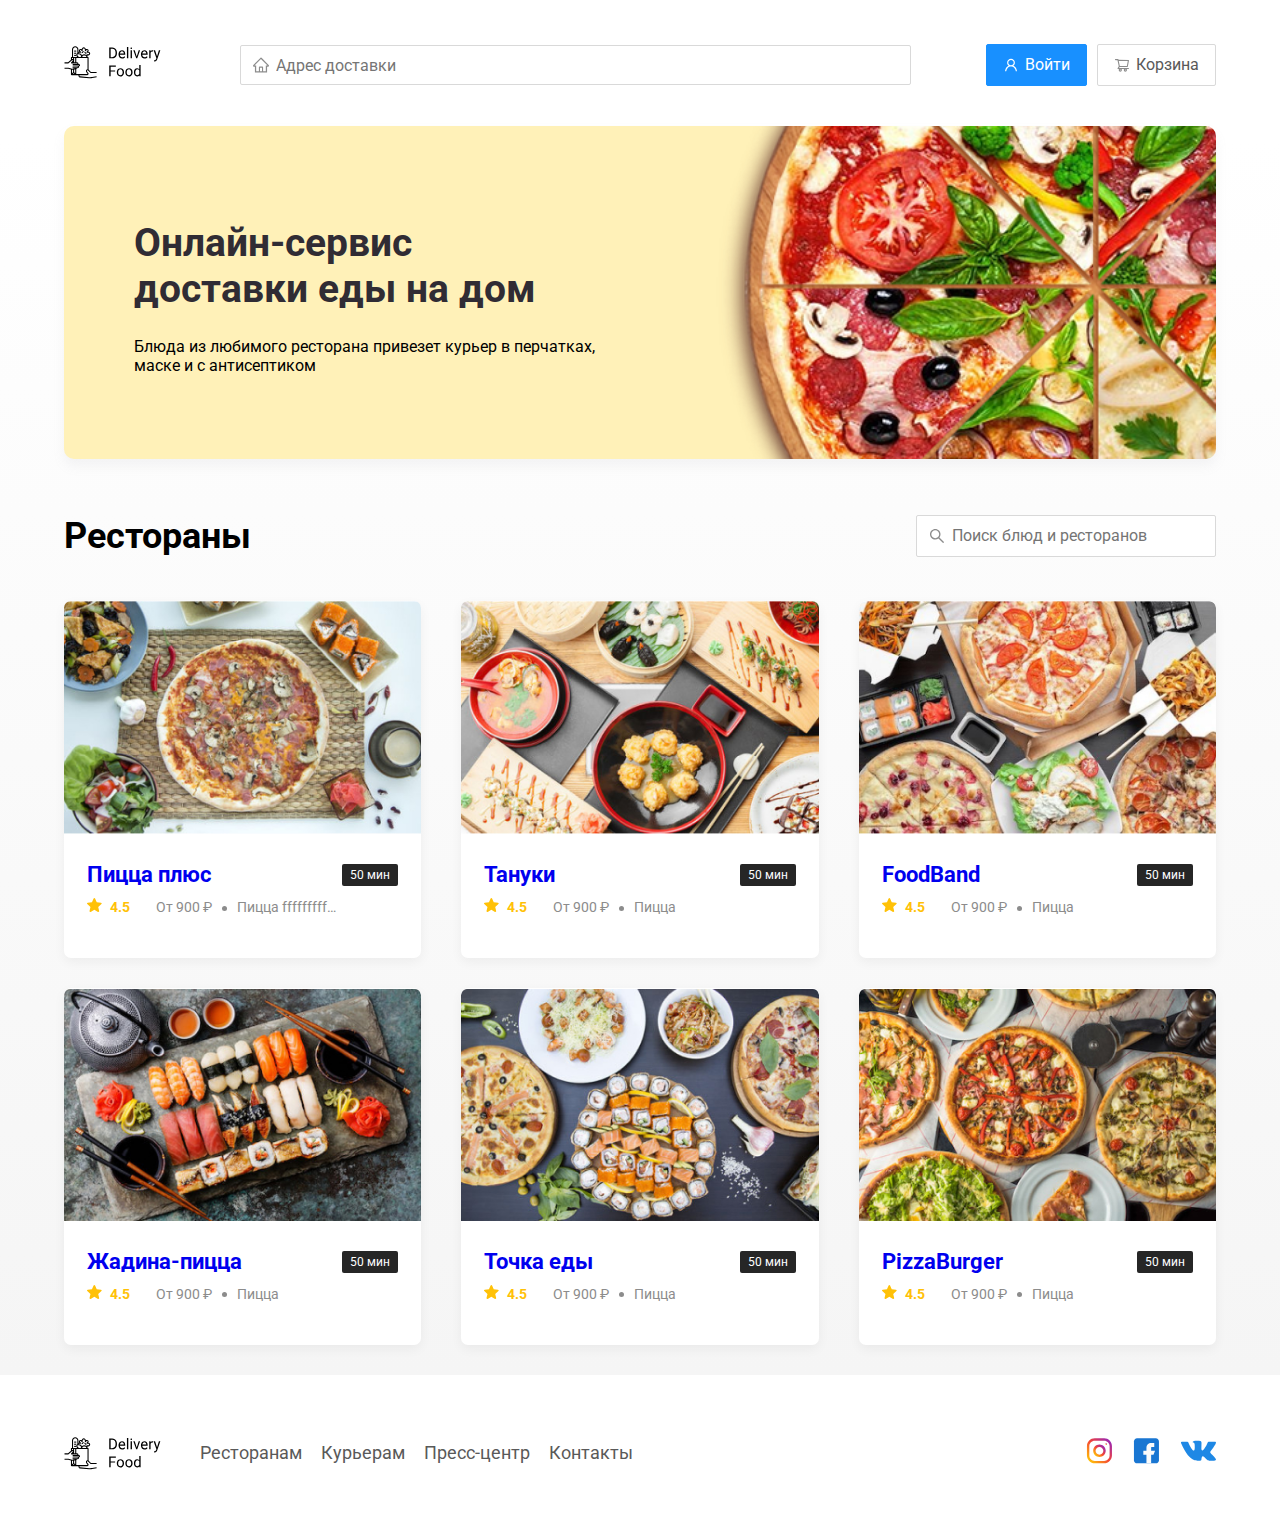
<file: index.html>
<!doctype html>
<html lang="ru">
<head>
 <meta charset="utf-8" >
 <meta http-equiv="X-UA-Compatible" content="IE=edge">
 <meta name="viewport" content="width=device-width, initial-scale=1, maximum-scale=1">
  <meta http-equiv="X-UA-Compatible" content="ie=edge">
  <title>Delivery Food - доставка еды на дом</title>
  <link href="https://fonts.googleapis.com/css?family=Roboto:400,700&display=swap&subset=cyrillic" rel="stylesheet"> 
  <link rel="stylesheet" href="css/normalize.css">
  <link rel="stylesheet" href="css/catalog.css">
</head>
<body>
  <div class="container">
    <header class="header" >
      <a href="index.html" class="logo">
        <img src="img/logo.svg" alt="Логотип" >
      </a>
      <!-- Логотип -->
      <input type="text" class="input input-address" placeholder="Адрес доставки">
      <!-- Поле поиска -->
      <div class="buttons">
        <button class="button button-primary">
          <img src="img/user.svg" alt="user" class="button-icon">
          <span class="button-text">Войти</span>
        </button>
        <button class="button">
          <img src="img/icon container.svg" alt="shopping cart" class="button-icon">
          <span class="button-text">Корзина</span>
        </button>
      </div>
    </header>
</div>
<!--/container-->
<main class="main">
  <div class="container">
    <section class="promo">
      <h1 class="promo-title">Онлайн-сервис <br> доставки еды на дом</h1>
      <p class="promo-text">
        Блюда из любимого ресторана привезет курьер в перчатках, маске и с антисептиком
      </p>
    </section>
    <section class="restaurants">
      <div class="section-heading index">
        <h2 class="section-title">Рестораны</h2>
       <input type="text" class="input input-search" placeholder="Поиск блюд и ресторанов">
    </div>
    <div class="cards">
      <a href="#" class="card">
        <img src="img/image.jpg" alt="Карточка товара" class="card-image">
        <div class="card-text">
          <div class="card-heading">
            <h3 class="card-title">Пицца плюс</h3>
            <span class="card-tag tag">50 мин</span>
          </div>
          <div class="card-info">
            <div class="rating"><img src="img/Vector.svg" alt="rating" class="rating-star">4.5</div>
            <div class="price">От 900 ₽</div>
            <div class="category">Пицца fffffffffffffff </div>
          </div>
          <!-- /.card-info -->
        </div>
      </a>
      <!-- /.card -->
      <a href="restaurant.html" class="card">
        <img src="img/image2.jpg" alt="Карточка товара" class="card-image">
        <div class="card-text">
          <div class="card-heading">
            <h3 class="card-title">Тануки</h3>
            <span class="card-tag tag">50 мин</span>
          </div>
          <div class="card-info">
            <div class="rating"><img src="img/Vector.svg" alt="rating" class="rating-star">4.5</div>
            <div class="price">От 900 ₽</div>
            <div class="category">Пицца </div>
          </div>
          <!-- /.card-info -->
        </div>
      </a >
      <!-- /.card -->
      <a href="#" class="card">
        <img src="img/image3.jpg" alt="Карточка товара" class="card-image">
        <div class="card-text">
          <div class="card-heading">
            <h3 class="card-title">FoodBand</h3>
            <span class="card-tag tag">50 мин</span>
          </div>
          <div class="card-info">
            <div class="rating"><img src="img/Vector.svg" alt="rating" class="rating-star">4.5</div>
            <div class="price">От 900 ₽</div>
            <div class="category">Пицца </div>
          </div>
          <!-- /.card-info -->
        </div>
      </a>
      <!-- /.card -->
      <a href="#" class="card">
        <img src="img/image4.jpg" alt="Карточка товара" class="card-image">
        <div class="card-text">
          <div class="card-heading">
            <h3 class="card-title">Жадина-пицца</h3>
            <span class="card-tag tag">50 мин</span>
          </div>
          <div class="card-info">
            <div class="rating"><img src="img/Vector.svg" alt="rating" class="rating-star">4.5</div>
            <div class="price">От 900 ₽</div>
            <div class="category">Пицца </div>
          </div>
          <!-- /.card-info -->
        </div>
      </a>
      <!-- /.card -->
      <a  href="#"class="card">
        <img src="img/image5.jpg" alt="Карточка товара" class="card-image">
        <div class="card-text">
          <div class="card-heading">
            <h3 class="card-title">Точка еды</h3>
            <span class="card-tag tag">50 мин</span>
          </div>
          <div class="card-info">
            <div class="rating"><img src="img/Vector.svg" alt="rating" class="rating-star">4.5</div>
            <div class="price">От 900 ₽</div>
            <div class="category">Пицца </div>
          </div>
          <!-- /.card-info -->
        </div>
      </a>
      <!-- /.card -->
      <a href="#" class="card">
        <img src="img/image6.jpg" alt="Карточка товара" class="card-image">
        <div class="card-text">
          <div class="card-heading">
            <h3 class="card-title">PizzaBurger</h3>
            <span class="card-tag tag">50 мин</span>
          </div>
          <div class="card-info">
            <div class="rating"><img src="img/Vector.svg" alt="rating" class="rating-star">4.5</div>
            <div class="price">От 900 ₽</div>
            <div class="category">Пицца </div>
          </div>
          <!-- /.card-info -->
        </div>
      </a>
      <!-- /.card -->
    </div>
    <!-- /.cards -->
    </section>
  </div>
  <!-- /.container -->
</main>
<footer class="footer">
  <div class="container">
    <div class="footer-block">
      <img src="img/logo.svg" alt="Логотип компании" class="logo footer-logo">
      <nav class="footer-nav">
        <a href="#" class="footer-link">Ресторанам</a>
        <a href="#" class="footer-link">Курьерам</a>
        <a href="#" class="footer-link">Пресс-центр</a>
        <a href="#" class="footer-link">Контакты</a>
      </nav>
      <div class="social-links">
        <a href="#" class="social-link"><img src="img/instagram.svg" alt="instagram"></a>
        <a href="#" class="social-link"><img src="img/facebook.svg" alt="facebook"></a>
        <a href="#" class="social-link"><img src="img/vkontakte.svg" alt="vkontakte"></a>
      </div>
      <!-- /.social-links -->
    </div>
    <!--footer-block-->
  </div>
</footer>
</body>
</html>
</file>
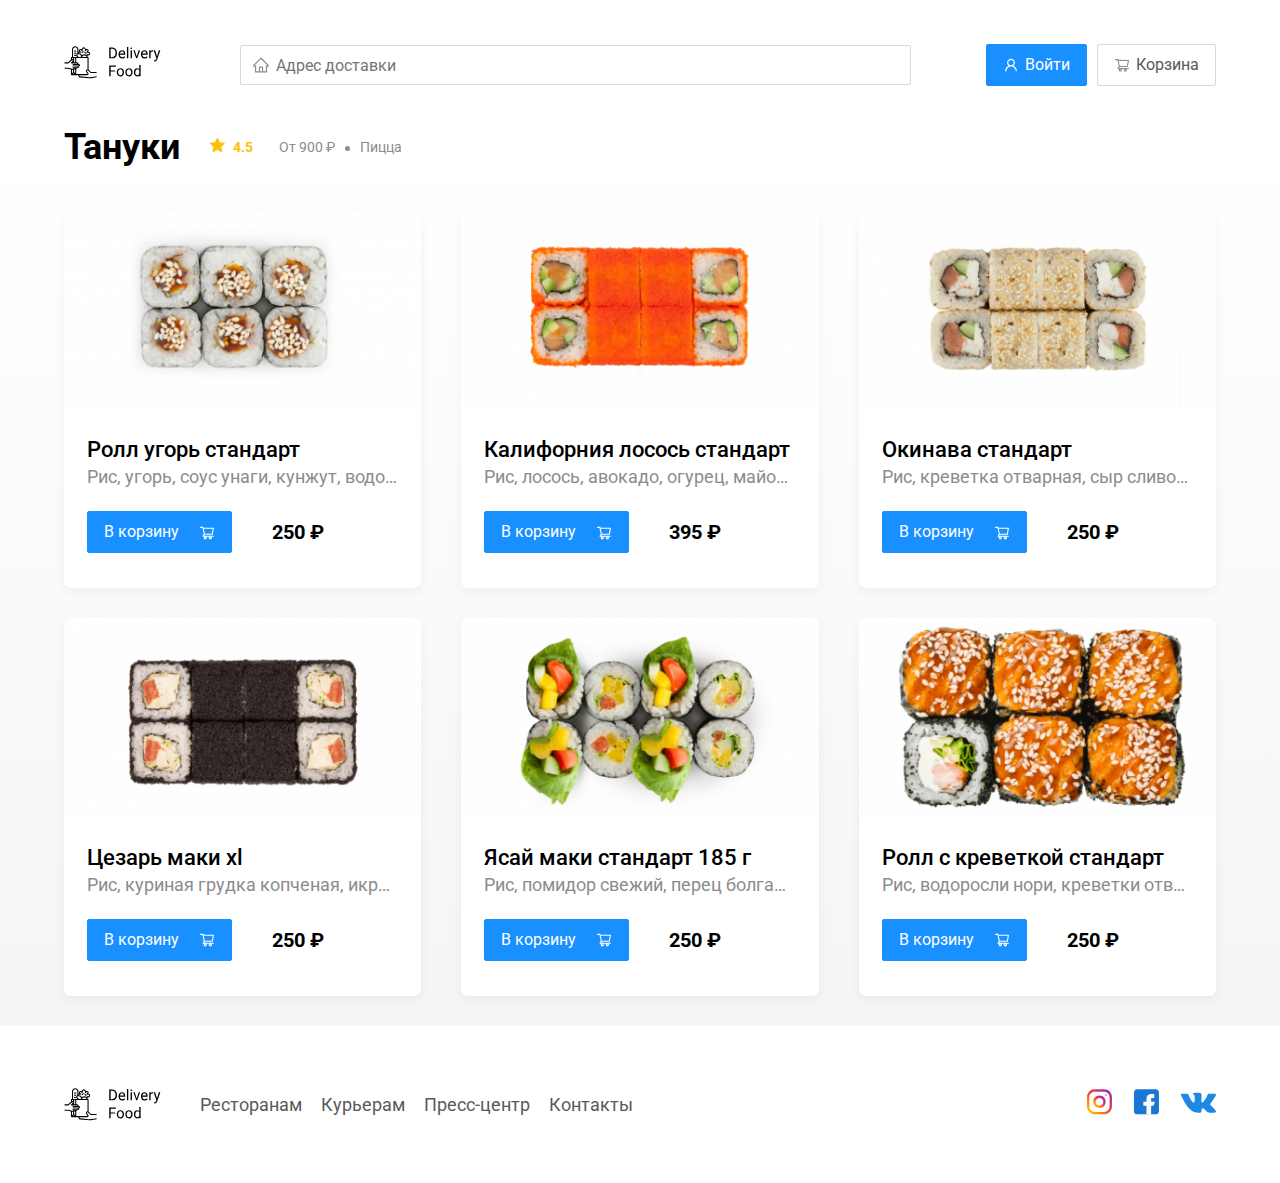
<file: restaurant.html>
<!doctype html>
<html lang="ru">
<head>
 <meta charset="utf-8" >
 <meta http-equiv="X-UA-Compatible" content="IE=edge">
 <meta name="viewport" content="width=device-width, initial-scale=1, maximum-scale=1">
  <meta http-equiv="X-UA-Compatible" content="ie=edge">
  <title>Тануки</title>
  <link href="https://fonts.googleapis.com/css?family=Roboto:400,700&display=swap&subset=cyrillic" rel="stylesheet"> 
  <link rel="stylesheet" href="css/normalize.css">
  <link rel="stylesheet" href="css/animate.css">
  <link rel="stylesheet" href="css/catalog.css">
</head>
<body>
  <div class="container">
    <header class="header" >
      <a href="index.html" class="logo">
        <img src="img/logo.svg" alt="Логотип" >
      </a>
      <!-- Логотип -->
      <input type="text" class="input input-address" placeholder="Адрес доставки">
      <!-- Поле поиска -->
      <div class="buttons">
        <button class="button button-primary">
          <img src="img/user.svg" alt="user" class="button-icon">
          <span class="button-text">Войти</span>
        </button>
        <button class="button" id="cart-button">
          <img src="img/icon container.svg" alt="shopping cart" class="button-icon">
          <span class="button-text">Корзина</span>
        </button>
      </div>
    </header>
</div>
<!--/container-->
<main class="main">
  <div class="container">
    <section class="restaurants">
      <div class="section-heading section-restaurants">
        <h2 class="section-title">Тануки</h2>
        <div class="card-info">
          <div class="rating"><img src="img/Vector.svg" alt="rating" class="rating-star">4.5</div>
          <div class="price">От 900 ₽</div>
          <div class="category">Пицца </div>
        </div>
        <!-- /.card-info -->
    </div>
    <div class="cards">
      <div class="card wow fadeInUp" data-wow-delay="0.2s">
        <img src="img/image11.jpg" alt="Карточка товара" class="card-image">
        <div class="card-text">
          <div class="card-heading">
            <h3 class="card-title card-title-reg">Ролл угорь стандарт</h3>
          </div>
          <div class="card-info">
            <div class="ingredients ">Рис, угорь, соус унаги, кунжут, водоросли нори.</div>
          </div>
          <!-- /.card-info -->
          <div class="card-buttons">
            <button class="button button-primary">
              <span class="button-card-text">В корзину</span>
              <img src="img/shopping-cart.svg" alt="Корзина" class="button-card-image">
            </button>
            <strong class="card-price-bold">250 ₽</strong>
          </div>
        </div>
      </div>
      <!-- /.card -->
      <div class="card wow fadeInUp" data-wow-delay="0.4s">
        <img src="img/image22.jpg" alt="Карточка товара" class="card-image">
        <div class="card-text">
          <div class="card-heading">
            <h3 class="card-title card-title-reg">Калифорния лосось стандарт</h3>
          </div>
          <div class="card-info">
            <div class="ingredients">Рис, лосось, авокадо, огурец, майонез, икра масаго, водоросли...</div>
          </div>
          <!-- /.card-info -->
          <div class="card-buttons">
            <button class="button button-primary">
              <span class="button-card-text">В корзину</span>
              <img src="img/shopping-cart.svg" alt="Корзина" class="button-card-image">
            </button>
            <strong class="card-price-bold">395 ₽</strong>
          </div>
        </div>
      </div>
      <!-- /.card -->
      <div class="card wow fadeInUp" data-wow-delay="0.6s">
        <img src="img/image33.jpg" alt="Карточка товара" class="card-image">
        <div class="card-text">
          <div class="card-heading">
            <h3 class="card-title card-title-reg">Окинава стандарт</h3>
          </div>
          <div class="card-info">
            <div class="ingredients">Рис, креветка отварная, сыр сливочный, лосось, огурец свежий...</div>
          </div>
          <!-- /.card-info -->
          <div class="card-buttons">
            <button class="button button-primary">
              <span class="button-card-text">В корзину</span>
              <img src="img/shopping-cart.svg" alt="Корзина" class="button-card-image">
            </button>
            <strong class="card-price-bold">250 ₽</strong>
          </div>
        </div>
      </div>
      <!-- /.card -->
      <div class="card wow fadeInUp" data-wow-delay="0.2s">
        <img src="img/image44.jpg" alt="Карточка товара" class="card-image">
        <div class="card-text">
          <div class="card-heading">
            <h3 class="card-title card-title-reg">Цезарь маки хl</h3>
          </div>
          <div class="card-info">
            <div class="ingredients">Рис, куриная грудка копченая, икра масаго, томат, айсберг, соус цезарь..</div>
          </div>
          <!-- /.card-info -->
          <div class="card-buttons">
            <button class="button button-primary">
              <span class="button-card-text">В корзину</span>
              <img src="img/shopping-cart.svg" alt="Корзина" class="button-card-image">
            </button>
            <strong class="card-price-bold">250 ₽</strong>
          </div>
        </div>
      </div>
      <!-- /.card -->
      <div class="card wow fadeInUp" data-wow-delay="0.4s">
        <img src="img/image55.jpg" alt="Карточка товара" class="card-image">
        <div class="card-text">
          <div class="card-heading">
            <h3 class="card-title card-title-reg">Ясай маки стандарт 185 г</h3>
          </div>
          <div class="card-info">
            <div class="ingredients">Рис, помидор свежий, перец болгарский, авокадо, огурец, айсберг</div>
          </div>
          <!-- /.card-info -->
          <div class="card-buttons">
            <button class="button button-primary">
              <span class="button-card-text">В корзину</span>
              <img src="img/shopping-cart.svg" alt="Корзина" class="button-card-image">
            </button>
            <strong class="card-price-bold">250 ₽</strong>
          </div>
        </div>
      </div>
      <!-- /.card -->
      <div class="card wow fadeInUp" data-wow-delay="0.6s">
        <img src="img/image66.jpg" alt="Карточка товара" class="card-image">
        <div class="card-text">
          <div class="card-heading">
            <h3 class="card-title card-title-reg">Ролл с креветкой стандарт</h3>
          </div>
          <div class="card-info">
            <div class="ingredients">Рис, водоросли нори, креветки отварные, сыр сливочный, огурцы.</div>
          </div>
          <!-- /.card-info -->
          <div class="card-buttons">
            <button class="button button-primary">
              <span class="button-card-text">В корзину</span>
              <img src="img/shopping-cart.svg" alt="Корзина" class="button-card-image">
            </button>
            <strong class="card-price-bold">250 ₽</strong>
          </div>
        </div>
      </div>
      <!-- /.card -->
    </div>
    <!-- /.cards -->
    </section>
  </div>
  <!-- /.container -->
</main>
<footer class="footer">
  <div class="container">
    <div class="footer-block">
      <img src="img/logo.svg" alt="Логотип компании" class="logo footer-logo">
      <nav class="footer-nav">
        <a href="#" class="footer-link">Ресторанам</a>
        <a href="#" class="footer-link">Курьерам</a>
        <a href="#" class="footer-link">Пресс-центр</a>
        <a href="#" class="footer-link">Контакты</a>
      </nav>
      <div class="social-links">
        <a href="#" class="social-link"><img src="img/instagram.svg" alt="instagram"></a>
        <a href="#" class="social-link"><img src="img/facebook.svg" alt="facebook"></a>
        <a href="#" class="social-link"><img src="img/vkontakte.svg" alt="vkontakte"></a>
      </div>
      <!-- /.social-links -->
    </div>
    <!--footer-block-->
  </div>
</footer>
<div class="modal "><!--is-open-->
  <div class="modal-dialog">
    <div class="modal-header">
      <h3 class="modal-title">Корзина</h3>
      <button class="close">&times;</button>
    </div>
    <div class="modal-body">
      <div class="food-row">
        <span class="food-name">
          Ролл угорь стандарт
        </span>
        <strong class="food-price">250 ₽</strong>
        <div class="food-counter">
          <button class="counter-button">-</button>
          <span class="counter">1</span>
          <button class="counter-button">+</button>
        </div>
      </div>
      <!-- /.foods-row -->
      <div class="food-row">
        <span class="food-name">
          Ролл угорь стандарт
        </span>
        <strong class="food-price">250 ₽</strong>
        <div class="food-counter">
          <button class="counter-button">-</button>
          <span class="counter">1</span>
          <button class="counter-button">+</button>
        </div>
      </div>
      <!-- /.foods-row -->
      <div class="food-row">
        <span class="food-name">
          Ролл угорь стандарт
        </span>
        <strong class="food-price">250 ₽</strong>
        <div class="food-counter">
          <button class="counter-button">-</button>
          <span class="counter">1</span>
          <button class="counter-button">+</button>
        </div>
      </div>
      <!-- /.foods-row -->
      <div class="food-row">
        <span class="food-name">
          Ролл угорь стандарт
        </span>
        <strong class="food-price">250 ₽</strong>
        <div class="food-counter">
          <button class="counter-button">-</button>
          <span class="counter">1</span>
          <button class="counter-button">+</button>
        </div>
      </div>
      <!-- /.foods-row -->
      <div class="food-row">
        <span class="food-name">
          Ролл угорь стандарт
        </span>
        <strong class="food-price">250 ₽</strong>
        <div class="food-counter">
          <button class="counter-button">-</button>
          <span class="counter">1</span>
          <button class="counter-button">+</button>
        </div>
      </div>
      <!-- /.foods-row -->
    </div>
    <!-- /.modal-body -->
    <div class="modal-footer">
      <span class="modal-pricetag">1250 ₽</span>
      <div class="footer-buttons">
        <button class="button button-primary">Оформить заказ</button>
        <button class="button">Отмена</button>
      </div>
    </div>
    <!-- /.modal-footer -->
  </div>
  <!-- /.modal-dialog -->
</div>
<script src="js/wow.min.js"></script>
<script src="js/main.js"></script>
</body>
</html>
</file>
<file: css/catalog.css>
*{
  box-sizing: border-box;
}
body{
  font-family:Roboto, sans-serif;
  padding-top: 44px;
}
.container{
  max-width: 1200px;
  margin: auto;
}
.header{
  display: flex;
  align-items:center;
  justify-content: space-between;
  margin-bottom: 40px;
}
.input{
  background: #FFFFFF;
  border: 1px solid #D9D9D9;
  border-radius: 2px;
  font-size: 16px;
  line-height: 24px;
  background-repeat: no-repeat;
  background-position: left 11px center;
  padding:8px 35px;
}
.input-address{
  flex:0.8;
  height: 40px;
  background-image: url(../img/home.svg);
}
.input-search{
  background-image: url(../img/search.svg);
  width:300px ;
  
}

.buttons{
  display: flex;
  align-items: center;
}
.button{
  display: flex;
  align-items: center;
  padding: 8px 16px;
  background: #FFFFFF;
  border: 1px solid #D9D9D9;
  box-sizing: border-box;
  box-shadow: 0px 0px 2px rgba(0, 0, 0, 0.0015);
  border-radius: 2px;
  font-size: 16px;
  line-height: 24px;
  color: #595959;
 
}
.button-primary{
  background-color: #1890FF;
  border: 1px solid  #1890FF;
  color:#fff;
  margin-right: 10px;
}
.button-icon{
  margin-right: 6px;
}
.button-card-text{
  margin-right: 20px;
}
.promo{
  box-shadow: 0px 7px 12px rgba(158, 158, 163, 0.1);
  background: #FFF1B8 url(../img/promo-fon.png) no-repeat center right -200px;
  background-size: 750px;
  border-radius: 10px;
  padding: 68px 70px;
  margin-bottom: 56px;
}
.promo-title{
  font-weight: bold;
  font-size: 39px;
  line-height: 46px;
  color: #302C34;
  max-width: 538px;
}
.promo-text{
  max-width: 500px;
}
.main{
  background: linear-gradient(180deg, rgba(245, 245, 245, 0) 1.04%, #F5F5F5 100%);
}
.restaurants>.section-restaurants{
  justify-content:left;
}
.section-heading{
  display: flex;
  align-items: center;
  margin-bottom: 44px;
  
}
.index{
  justify-content: space-between;
}

.section-title{
  font-weight: bold;
  font-size: 36px;
  line-height: 42px;
  margin: 0;
  margin-right: 30px;
}
.cards{
  display: flex;
  flex-wrap: wrap;
  justify-content: space-between;
  align-items: flex-start;
}
.card{
  background: #FFFFFF;
  box-shadow: 0px 4px 12px rgba(0, 0, 0, 0.05);
  border-radius: 7px;
  overflow:hidden;
  margin-bottom: 30px;
  flex-basis: 31%;
  text-decoration: none;
}
.card-image{
  width:100%;
  object-fit: cover;
}
.card-text{
  padding:20px 23px 35px;
}
.card-heading{
  display: flex;
  align-items: center;
  justify-content: space-between;
}
.card-title{
  font-weight: bold;
  font-size: 24px;
  line-height: 32px;
  margin: 0;
}
.card-title-reg{
  font-weight: 500;
  font-size: 23px;
line-height: 32px;

}
.card-tag{
  font-size: 12px;
  line-height: 20px;
  color: #fff;
  background: #262626;
  border-radius: 2px;
  padding: 1px 8px;
}
.card-info{
  display: flex;
  align-items: center;
  font-size: 18px;
  line-height: 32px;
  flex-wrap: wrap;
}
.card-buttons{
  display: flex;
  align-items: center;
  margin-top: 24px;
}
.card-price-bold{
  font-weight: bold;
  font-size: 20px;
  line-height: 32px;
  margin-left: 30px;
}
.rating-star{
  margin-right: 8px;
}
.rating{
  margin-right: 26px;
  font-weight: bold;
  color: #FFC107;
}
.price,.category{
  color: #8C8C8C;
}
.price{
  margin-right: 10px;
}
.category{
  text-overflow: ellipsis;
  overflow:hidden;
  white-space:nowrap;
  max-width:100px;
  
}
.ingredients{
  font-size: 18px;
  line-height: 21px;
  color: #8C8C8C;
  text-overflow: ellipsis;
  overflow:hidden;
  white-space:nowrap;
  
}

.price:after{
  content:"";
  width: 5px;
  height: 5px;
  background-color: #8C8C8C;
  display: inline-block;
  vertical-align: middle;
  border-radius: 50%;
  margin-left: 10px;
}
.footer{
  padding:60px 0;
}
.footer-block{
  display: flex;
  justify-content: space-between;
  align-items: center;
}
.footer-nav{
  margin-left: 35px;
  margin-right: auto;
}
.footer-link{
  display: inline-block;
  font-size: 18px;
  line-height: 21px;
  color: #595959;
  text-decoration:none;
}
.footer-link:not(:last-child){
  margin-right: 15px;
}
.social-links{
  display: flex;
  align-items: center;
}
.social-link:not(:last-child){
  margin-right: 21px;
}
.modal{
  position: fixed;
  left: 0;
  top: 0;
  width: 100%;
  height: 100%;
  background: rgba(0, 0, 0, 0.4);
  display: none;
}
.is-open{
  display: flex;

}
.modal-dialog{
  max-width: 780px;
  width:95%;
  background: #FFFFFF;
  border-radius: 5px;
  margin: auto;
  padding: 40px 45px;
}
.modal-header{
  display: flex;
  align-items: center;
  justify-content: space-between;
  margin-bottom: 45px;
}
.modal-title{
  margin: 0;
  font-weight: bold;
  font-size: 36px;
  line-height: 42px;
}
.close{
  font-size: 36px;
  border:none;
  background-color: transparent;
}
.modal-body{
  margin-bottom: 52px;
}
.food-row{
  display: flex;
  align-items: flex-start;
  justify-content: space-between;
  padding-bottom: 8px;
  border-bottom:1px solid #D9D9D9;
  margin-bottom: 15px;
}
.food-name{
  font-size: 18px;
  line-height: 32px;
}
.food-price{
  margin-left: auto;
  margin-right: 47px;
  font-weight: bold;
  font-size: 20px;
  line-height: 32px;
}
.food-counter{
  display: flex;
  align-items: center;
}
.counter-button{
  display: flex;
  align-items: center;
  justify-content: center;
  width: 39px;
  height: 32px;
  background: #FFFFFF;
  border: 1px solid #40A9FF;
  box-sizing: border-box;
  border-radius: 2px;
  font-size: 14px;
  line-height: 22px;
  color: #40A9FF;
}
.counter{
  font-size: 16px;
  line-height: 24px;
  margin-left: 10px;
  margin-right: 10px;
}
.modal-footer{
  display: flex;
  align-items: center;
  justify-content: space-between;
}
.footer-buttons{
  display: flex;
  align-items: center;

}
.modal-pricetag{
  background: #262626;
  border-radius: 5px;
  color: #fff;
  padding:15px 20px;
  font-size: 20px;
line-height: 23px;
}
@media(max-width: 1366px){
  .container{
    width:90%;
  }
  .promo{
    background-position: center right -250px;
  }
  .card-info{
    font-size:14px;
  }
}
@media(max-width: 1340px){
  .card-title{
    font-size:22px;
  }
}
@media(max-width: 1150px){
  .promo{
    background-size: 550px; 
    background-position: center right -250px;
  }
}
@media(max-width: 992px){
  .container{
    width:90%;
  }
  .promo{
    padding:50px;
    background-size: 500px; 
    background-position: center right -200px;
  }
  .promo-text{
    font-size: 18px;
    max-width:400px;
  }
  
  .card{
    flex-basis: 49%;
    /*max-width: 384px;*/
  }

  .footer-link{
    font-size:16px;
  }
}
@media(max-width: 842px){
  .promo{
  
    background-position: center right -290px;
  }
}
@media(max-width:768px){
  .container{
    width:90%;
  }
  .header{
    justify-content: space-between;
  }
  
  .card{
    flex-basis: 49%;
    
  }
  .card-image{
    width:100%;
  }
  .card-info{
    flex-wrap: wrap;
  }
  .card.rating{
    flex-basis: 100%;
  }
  .card-title{
    font-size: 18px;
  }
  /*.card-tag{
    margin: auto;
  }*/
  .promo-title{
    font-size: 24px;
    line-height: 1.4;
  }
  .promo-text{
    margin-top: 0px;
    width:70%;
  }
  .promo{
    background-size: 350px; 
    background-position: center right -200px;
  }
}
@media(max-width:578px){
  .container{
    width:90%;
  }
  .header{
    flex-wrap: wrap;
  }
  .button{
    width:90%;
  }
  .input-address{
    margin-top: 15px;
    order:5;
    flex:1; 
  }
  .promo{
    background-image: none;
  }
  .promo-title{
    margin-bottom: 10px;
  }
  .section-title{
    font-size:20px;
  }
  .card{
    flex-basis: 100%;
  }
  .card-image{
    width:100%;
  }
  .footer{
    padding: 15px;
  }
  .footer-block{
    align-items: flex-start;
    justify-content: space-between;
  }
  .footer-nav{
    margin-left: 0;
    margin-right: 0;
    border:0;
    display: flex;
    flex-direction: column;
  }
  .footer-logo{
    order:1;
  }
  .social-links{
    order:2;
  }
}
@media(max-width:480px){
  .container{
    width:90%;
  }
  .button-text{
    display: none;
  }
  .button-icon{
    margin: 0;
  }
  .button{
    min-height: 40px;
  }
  .promo{
    padding: 20px;
  }
  .section-heading{
    flex-wrap: wrap;
  }
  .footer-block{
    flex-wrap: wrap;
    flex-direction: column;
    align-items: center;
  }
  .footer-logo{
    order:0;
    margin-bottom: 20px;
  }
  .footer-nav{
    margin-bottom: 20px;
  }
  .footer-link:not(:last-child){
    margin-right: 0;
  }
}
</file>
